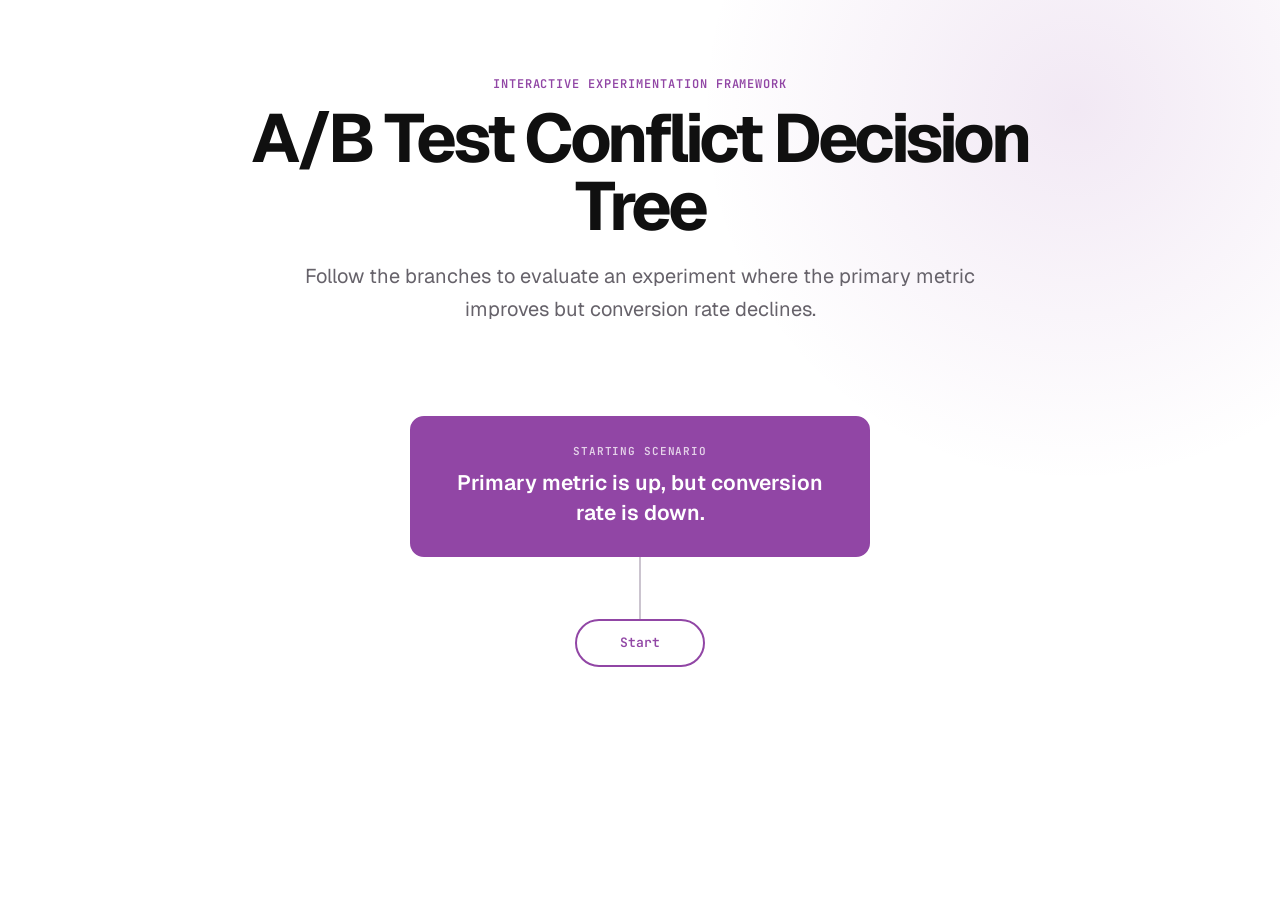
<file: index.html>
<!DOCTYPE html>
<html lang="en">
<head>
    <meta charset="UTF-8">

    <meta
        name="viewport"
        content="width=device-width, initial-scale=1.0"
    >

    <meta
        name="description"
        content="An interactive A/B testing conflict decision tree."
    >

    <title>A/B Test Conflict Decision Tree</title>

    <link
        rel="stylesheet"
        href="static/css/style.css"
    >
</head>

<body>
    <main class="app-page">

        <header class="app-header">
            <p class="eyebrow">Interactive experimentation framework</p>

            <h1>A/B Test Conflict Decision Tree</h1>

            <p class="app-description">
                Follow the branches to evaluate an experiment where the
                primary metric improves but conversion rate declines.
            </p>

            <button
                type="button"
                id="restartTree"
                class="restart-button"
                hidden
            >
                Restart tree
            </button>
        </header>

        <section
            id="tree"
            class="decision-tree"
            aria-label="Interactive A/B test decision tree"
            aria-live="polite"
        >
            <p class="loading-message">
                Loading decision tree...
            </p>
        </section>

        <noscript>
            <p class="error-message">
                JavaScript must be enabled to use the interactive tree.
            </p>
        </noscript>

    </main>

    <script
        src="static/js/tree.js"
        defer
    ></script>
</body>
</html>
</file>
<file: static/css/style.css>
@import url(
    "https://fonts.googleapis.com/css2?family=Geist:wght@300;400;500;600;700&family=JetBrains+Mono:wght@400;500;600&display=swap"
);

/* =========================================================
   Variables and reset
   ========================================================= */

:root {
    --bg: #ffffff;
    --surface: #f7f4f8;
    --text: #101010;
    --muted: #66626a;
    --line: #cbc4cf;

    --accent: #9146a5;
    --accent-dark: #6e337d;
    --accent-soft: #f3eaf6;

    --result: #315c45;
    --result-soft: #edf5f0;

    --danger: #9f3f46;
    --danger-soft: #fbecee;
}

* {
    box-sizing: border-box;
}

html {
    scroll-behavior: smooth;
}

body {
    margin: 0;
    min-height: 100vh;

    background:
        radial-gradient(
            circle at 84% 12%,
            rgba(145, 70, 165, 0.12),
            transparent 28%
        ),
        var(--bg);

    color: var(--text);
    font-family: "Geist", sans-serif;
}

button {
    font: inherit;
}

/* =========================================================
   Page header
   ========================================================= */

.app-page {
    width: min(1400px, calc(100% - 40px));
    margin: 0 auto;
    padding: clamp(42px, 7vw, 76px) 0 100px;
}

.app-header {
    width: min(780px, 100%);
    margin: 0 auto clamp(54px, 8vw, 90px);
    text-align: center;
}

.eyebrow {
    margin: 0 0 12px;

    color: var(--accent);

    font-family: "JetBrains Mono", monospace;
    font-size: 12px;
    font-weight: 600;
    letter-spacing: 0.08em;
    text-transform: uppercase;
}

h1 {
    margin: 0 0 20px;

    font-size: clamp(38px, 6vw, 68px);
    line-height: 1;
    letter-spacing: -0.055em;
}

.app-description {
    max-width: 700px;
    margin: 0 auto;

    color: var(--muted);
    font-size: clamp(17px, 2vw, 20px);
    line-height: 1.65;
}

.restart-button {
    margin-top: 26px;
    padding: 11px 20px;

    background: #ffffff;
    color: var(--accent);

    border: 1px solid var(--accent);
    border-radius: 7px;

    font-weight: 650;
    cursor: pointer;
}

.restart-button:hover {
    background: var(--accent-soft);
}

/* =========================================================
   Decision tree
   ========================================================= */

.decision-tree {
    width: 100%;
}

.tree-level {
    width: 100%;

    display: flex;
    flex-direction: column;
    align-items: center;

    opacity: 0;
    transform: translateY(-12px);

    transition:
        opacity 0.3s ease,
        transform 0.3s ease;
}

.tree-level.visible {
    opacity: 1;
    transform: translateY(0);
}

.tree-node {
    width: min(460px, 100%);
    min-height: 130px;
    padding: 26px 30px;

    position: relative;
    z-index: 2;

    display: flex;
    flex-direction: column;
    align-items: center;
    justify-content: center;

    background: #ffffff;

    border: 2px solid var(--accent);
    border-radius: 14px;

    text-align: center;
}

.tree-node-statement {
    background: var(--accent);
    color: #ffffff;
}

.tree-node-question {
    background: #ffffff;
    color: var(--text);
}

.tree-node-result {
    background: var(--result-soft);
    color: var(--result);
    border-color: var(--result);
}

.result-restart-button {
    margin-top: 22px;
    padding: 10px 18px;

    background: transparent;
    color: currentColor;

    border: 1px solid currentColor;
    border-radius: 7px;

    font-family: "Geist", sans-serif;
    font-size: 14px;
    font-weight: 650;

    cursor: pointer;

    transition:
        transform 0.2s ease,
        background-color 0.2s ease,
        color 0.2s ease;
}

.tree-node-prioritise_conversion,
.tree-node-do_not_launch {
    background: var(--danger-soft);
    color: var(--danger);
    border-color: var(--danger);
}

.tree-node-prioritise_conversion .node-type,
.tree-node-do_not_launch .node-type {
    color: var(--danger);
}

.tree-node-prioritise_conversion .result-restart-button:hover,
.tree-node-do_not_launch .result-restart-button:hover {
    background: var(--danger);
    color: #ffffff;
}

.result-restart-button:hover {
    transform: translateY(-2px);
    background: var(--result);
    color: #ffffff;
}

.node-type {
    margin-bottom: 10px;

    color: var(--accent);

    font-family: "JetBrains Mono", monospace;
    font-size: 11px;
    font-weight: 600;
    letter-spacing: 0.08em;
    text-transform: uppercase;
}

.tree-node-statement .node-type {
    color: rgba(255, 255, 255, 0.76);
}

.tree-node-result .node-type {
    color: var(--result);
}

.node-text {
    margin: 0;

    font-size: clamp(17px, 2vw, 21px);
    font-weight: 600;
    line-height: 1.45;
}

/* =========================================================
   Branches and connectors
   ========================================================= */

.tree-branches {
    width: min(1050px, 100%);
    padding-top: 62px;

    position: relative;

    display: flex;
    justify-content: center;
    align-items: flex-start;
    gap: clamp(18px, 4vw, 60px);
}

/* Vertical stem from the parent node. */
.tree-branches::before {
    content: "";
    position: absolute;
    top: 0;
    left: 50%;

    width: 2px;
    height: 31px;

    background: var(--line);
    transform: translateX(-50%);
}

/* Horizontal line joining multiple options. */
.tree-branches::after {
    content: "";
    position: absolute;
    top: 30px;
    left: calc(100% / (var(--branch-count, 2) * 2));
    right: calc(100% / (var(--branch-count, 2) * 2));

    height: 2px;
    background: var(--line);
}

.tree-branch {
    min-width: 0;
    flex: 1;

    position: relative;

    display: flex;
    flex-direction: column;
    align-items: center;

    transition:
        opacity 0.25s ease,
        filter 0.25s ease;
}

.branch-connector {
    position: absolute;
    top: -32px;
    left: 50%;

    width: 2px;
    height: 33px;

    background: var(--line);
    transform: translateX(-50%);
}

.branch-button {
    min-width: 130px;
    min-height: 48px;
    padding: 11px 18px;

    position: relative;
    z-index: 2;

    background: #ffffff;
    color: var(--accent);

    border: 2px solid var(--accent);
    border-radius: 999px;

    font-family: "JetBrains Mono", monospace;
    font-size: 13px;
    font-weight: 600;

    cursor: pointer;

    transition:
        transform 0.2s ease,
        background-color 0.2s ease,
        color 0.2s ease;
}

.branch-button:hover:not(:disabled) {
    transform: translateY(-3px);
    background: var(--accent-soft);
}

.branch-button.selected {
    background: var(--accent);
    color: #ffffff;
}

.tree-branch.not-selected {
    opacity: 0.28;
    filter: grayscale(1);
}

.branch-button:disabled {
    cursor: default;
}

.branch-child {
    width: 100%;
    margin-top: 38px;

    position: relative;

    display: flex;
    justify-content: center;
}

/* Connector below the selected answer. */
.tree-branch.selected > .branch-child::before {
    content: "";
    position: absolute;
    top: -38px;
    left: 50%;

    width: 2px;
    height: 38px;

    background: var(--accent);
    transform: translateX(-50%);
}

.branch-child .tree-level {
    min-width: 280px;
}

/* =========================================================
   Messages
   ========================================================= */

.loading-message,
.error-message {
    width: min(600px, 100%);
    margin: 0 auto;
    padding: 20px;

    background: var(--surface);
    border: 1px solid var(--line);
    border-radius: 10px;

    color: var(--muted);
    text-align: center;
}

/* =========================================================
   Responsive
   ========================================================= */

@media (max-width: 760px) {
    .app-page {
        width: min(100% - 24px, 680px);
        padding-top: 32px;
    }

    .app-header {
        margin-bottom: 52px;
    }

    .tree-node {
        width: min(390px, 100%);
        min-height: 112px;
        padding: 22px;
    }

    .tree-branches {
        padding-top: 52px;
        flex-direction: column;
        align-items: center;
        gap: 16px;
    }

    .tree-branches::before {
        height: 52px;
    }

    .tree-branches::after,
    .branch-connector {
        display: none;
    }

    .tree-branch {
        width: 100%;
    }

    .branch-button {
        width: min(280px, 100%);
    }

    .tree-branch.not-selected {
        display: none;
    }

    .branch-child {
        margin-top: 34px;
    }

    .tree-branch.selected > .branch-child::before {
        top: -34px;
        height: 34px;
    }

    .branch-child .tree-level {
        min-width: 0;
        width: 100%;
    }
}
</file>
